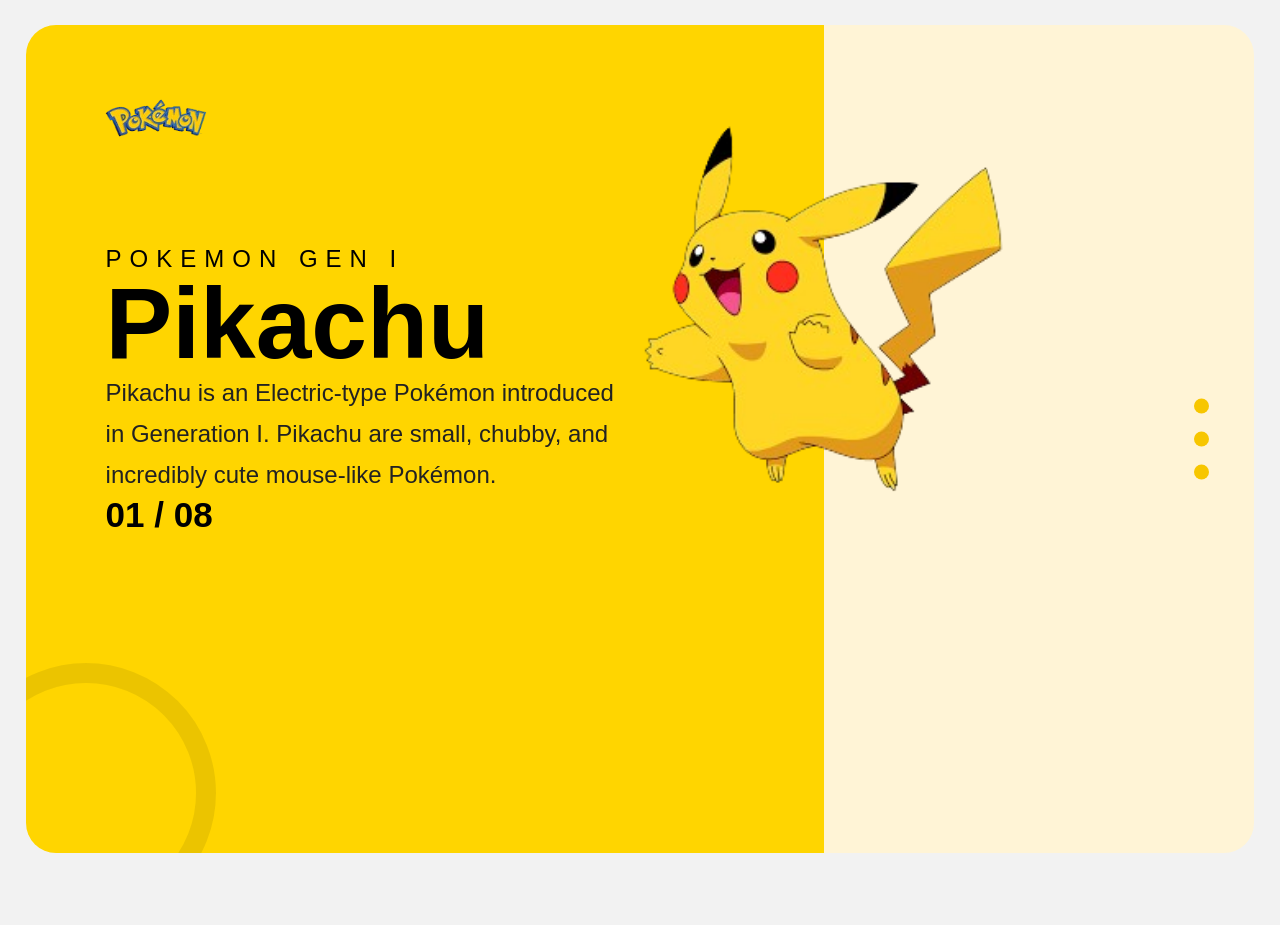
<file: AssignmentOne/index.html>
<!DOCTYPE html>
<html lang="en">
<head>
    <meta charset="UTF-8">
    <meta name="viewport" content="width=device-width, initial-scale=1.0">
    <title>Document</title>
    <link rel="stylesheet" href="style.css">
</head>
<body>
    <div class="container">

    <div class="logo">
        <img src="./public/logo.png" alt="">
    </div>

    <div class="menu">
        <svg>...</svg>
    </div>

    <div class="content">
        <h4>POKEMON GEN I</h4>

        <h1>Pikachu</h1>

        <p>
            Pikachu is an Electric-type Pokémon introduced in Generation I.
            Pikachu are small, chubby, and incredibly cute mouse-like Pokémon.
        </p>

        <h3>01 / 08</h3>
    </div>

    <img class="pikachu" src="./public/pikachu.png" alt="">

    <div class="slider-dots">
        <span></span>
        <span></span>
        <span></span>
    </div>

    <div class="pokeball"></div>

</div>
</body>
</html>
</file>
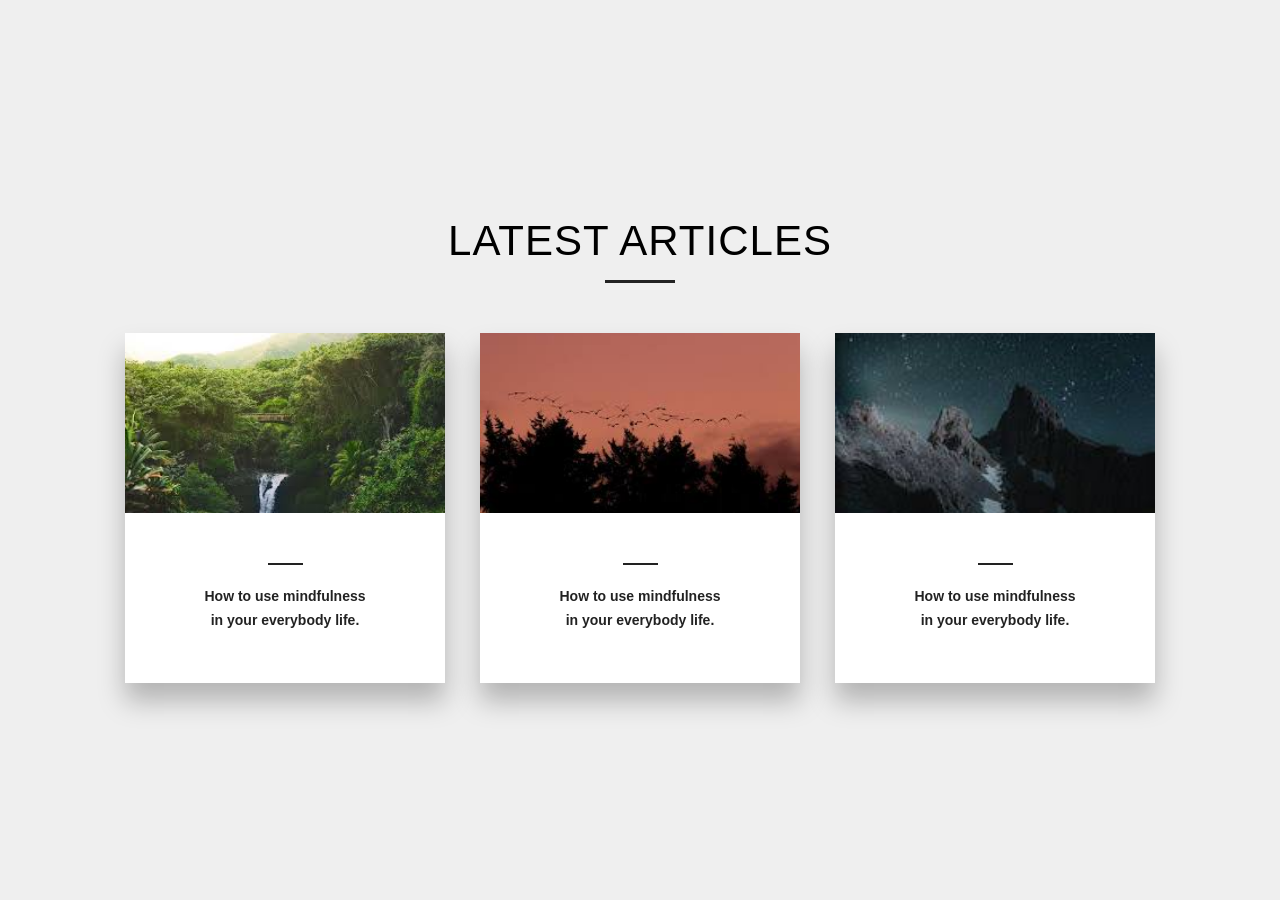
<file: Assingmentfive/index.html>
<!DOCTYPE html>
<html lang="en">
<head>
  <meta charset="UTF-8">
  <meta name="viewport" content="width=device-width, initial-scale=1.0">
  <title>Latest Articles</title>
  <link rel="stylesheet" href="style.css">
</head>
<body>

  <section class="articles">
    <h1>LATEST ARTICLES</h1>
    <div class="line"></div>

    <div class="card-container">

      <div class="card">
        <div class="image">
          <img src="./images/image1.png" alt="">
        </div>
        <div class="content">
          <div class="small-line"></div>
          <p>How to use mindfulness<br>in your everybody life.</p>
        </div>
      </div>

      <div class="card">
        <div class="image">
          <img src="./images/image2.png" alt="">
        </div>
        <div class="content">
          <div class="small-line"></div>
          <p>How to use mindfulness<br>in your everybody life.</p>
        </div>
      </div>

      <div class="card">
        <div class="image">
          <img src="./images/image3.png" alt="">
        </div>
        <div class="content">
          <div class="small-line"></div>
          <p>How to use mindfulness<br>in your everybody life.</p>
        </div>
      </div>

    </div>
  </section>

</body>
</html>
</file>
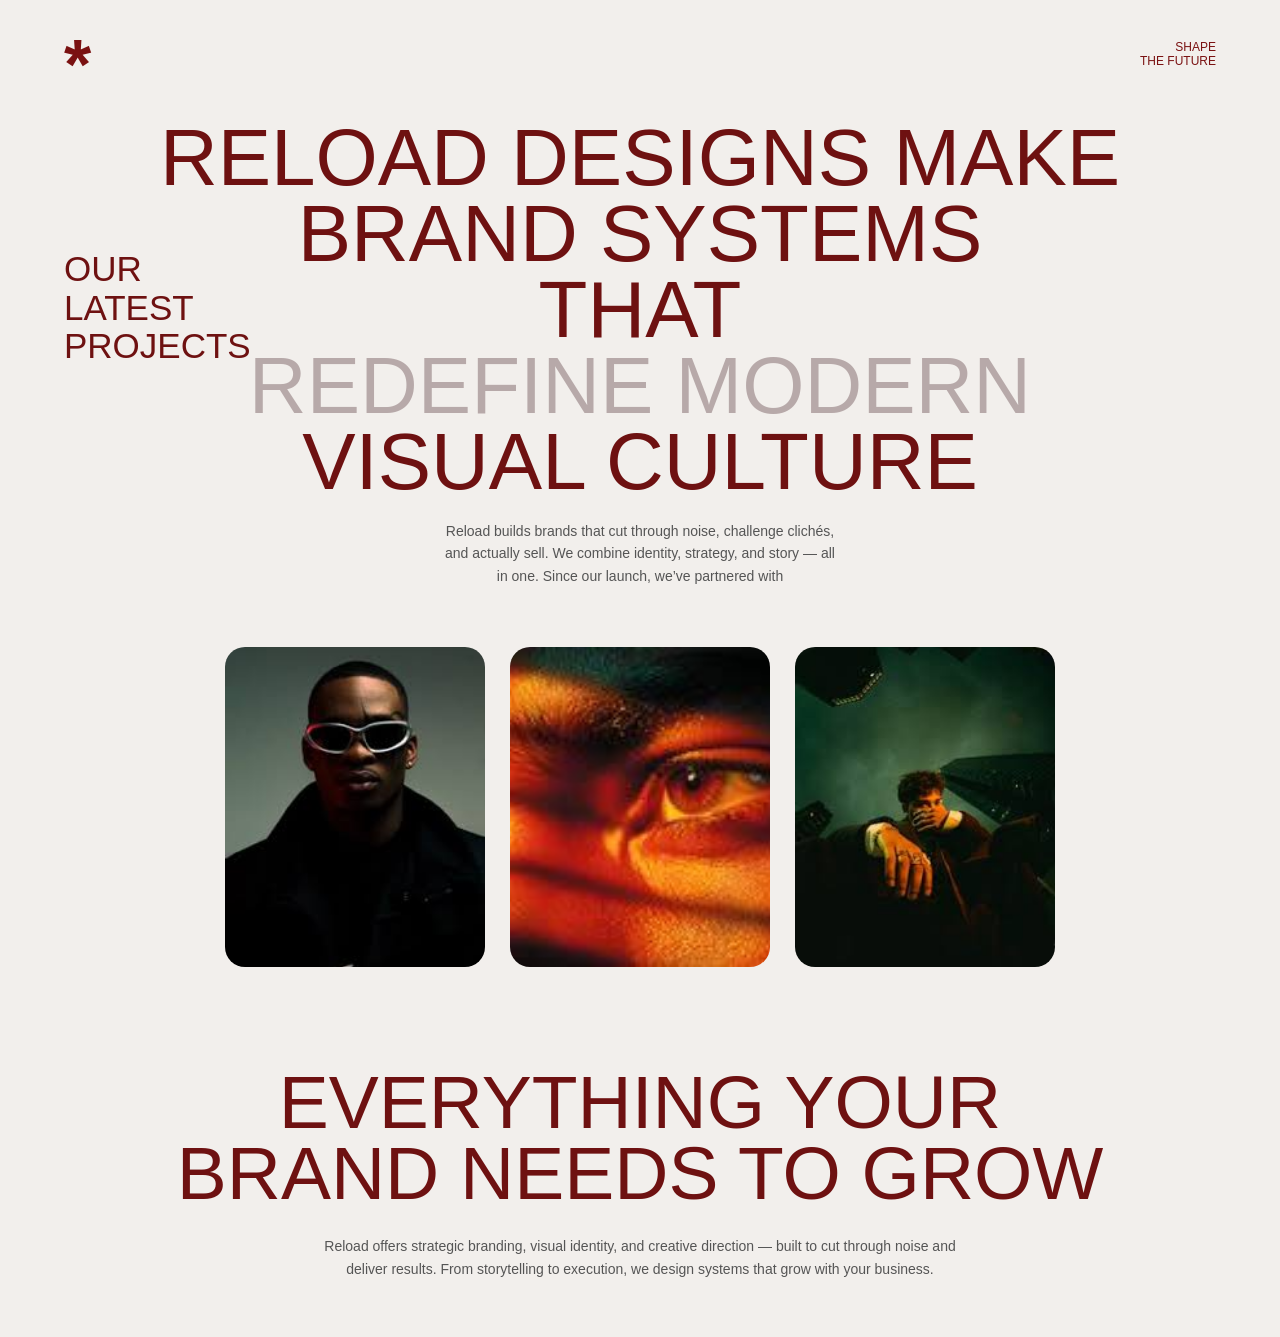
<file: AssignmetTwo/design1/index.html>
﻿<!DOCTYPE html>
<html lang="en">
<head>
  <meta charset="UTF-8" />
  <meta name="viewport" content="width=device-width, initial-scale=1.0" />
  <title>Reload Studio</title>
  <link rel="stylesheet" href="style.css" />
</head>
<body>
  <div class="page-shell">
    <header class="page-header">
      <div class="brand-mark">*</div>
      <div class="brand-note">SHAPE<br/>THE FUTURE</div>
    </header>

    <main class="hero-section">
      <div class="hero-copy">
        <h1>RELOAD DESIGNS MAKE<br/>BRAND SYSTEMS</h1>
        <h2>THAT<br/><span>REDEFINE MODERN</span><br/>VISUAL CULTURE</h2>

        <p>Reload builds brands that cut through noise, challenge clichés, and actually sell. We combine identity, strategy, and story — all in one. Since our launch, we’ve partnered with</p>
      </div>

      <div class="media-grid">
        <div class="media-card media-card-1">
          <img src="./images/guy1.png" alt="">
        </div>
        <div class="media-card media-card-2">
          <img src="./images/guy2.png" alt="">
        </div>
        <div class="media-card media-card-3">
          <img src="./images/guy3.png" alt="">
        </div>
      </div>
    </main>

    <aside class="latest-projects">
      <a href="#">OUR<br/>LATEST<br/>PROJECTS</a>
    </aside>

    <section class="footer-cta">
      <h3>EVERYTHING YOUR<br/>BRAND NEEDS TO GROW</h3>
      <p>Reload offers strategic branding, visual identity, and creative direction — built to cut through noise and deliver results. From storytelling to execution, we design systems that grow with your business.</p>
    </section>
  </div>
</body>
</html>
</file>
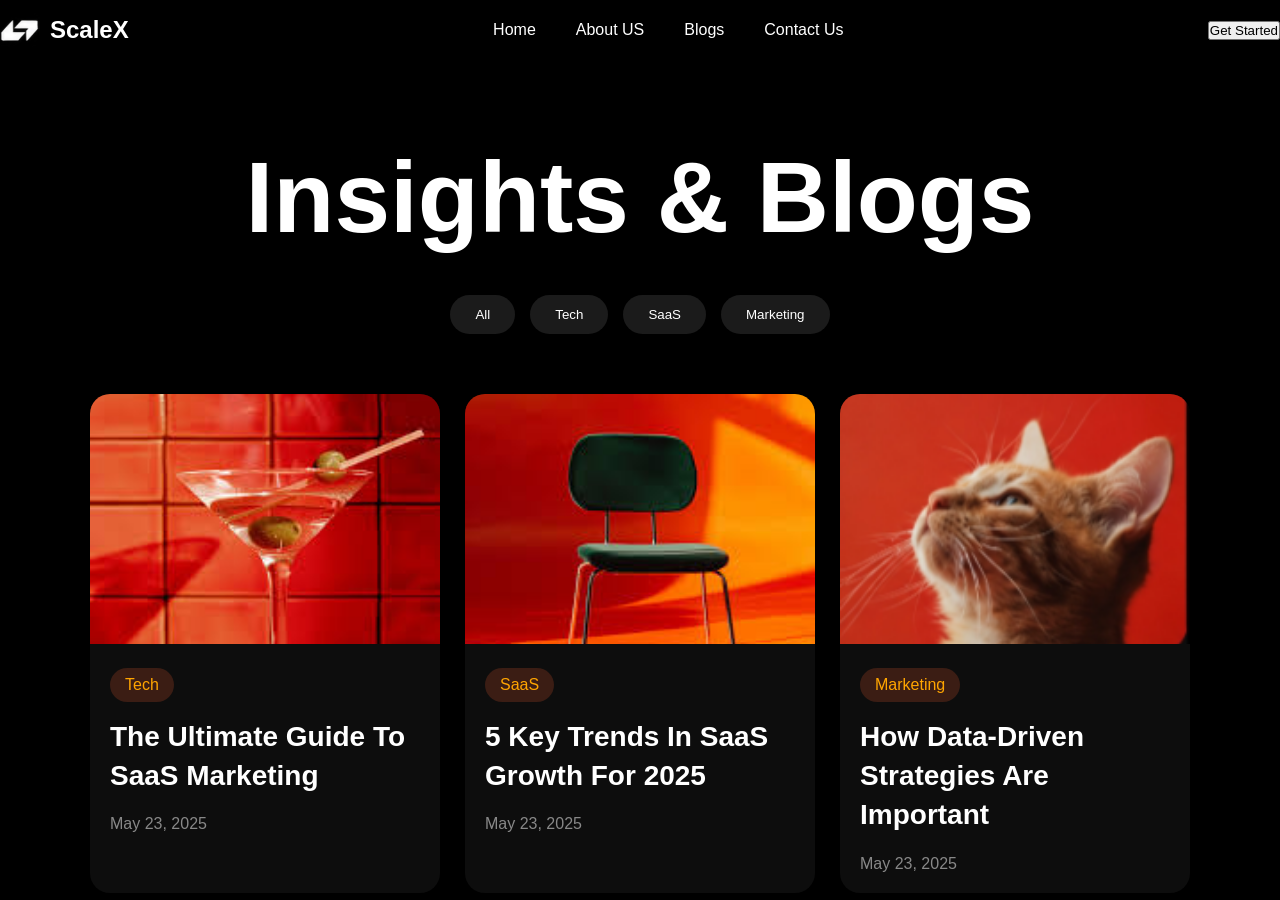
<file: AssignmetTwo/design2/index.html>
<!DOCTYPE html>
<html lang="en">
<head>
    <meta charset="UTF-8">
    <meta name="viewport" content="width=device-width, initial-scale=1.0">
    <title>Document</title>
    <link rel="stylesheet" href="style.css">
</head>
<body>
    <div class="nav">
        <div class="logo">
            <img src="./images/logo.png" alt="">
             <p> ScaleX</p>
        </div>
            
        <div class="nav-links">
            <a href="">Home</a>
            <a href="">About US</a>
            <a href="">Blogs</a>
            <a href="">Contact Us</a>
        </div>
        <button>Get Started</button>
    </div>
    <div class="heading">
        
        <h1>Insights & Blogs</h1>

        <div class="filters">
            <button>All</button>
            <button>Tech</button>
            <button>SaaS</button>
            <button>Marketing</button>
        </div>

        

    </div>

    <div class="cards">

            <div class="card">

                <img src="./images/glass1.png" alt="">

                <div class="card-content">

                    <span class="tag">Tech</span>

                    <h2>
                        The Ultimate Guide To
                        SaaS Marketing
                    </h2>

                    <p>May 23, 2025</p>

                </div>

            </div>

            <div class="card">

                <img src="./images/chair.png" alt="">

                <div class="card-content">

                    <span class="tag">SaaS</span>

                    <h2>
                        5 Key Trends In SaaS
                        Growth For 2025
                    </h2>

                    <p>May 23, 2025</p>

                </div>

            </div>

            <div class="card">

                <img src="./images/cat.png" alt="">

                <div class="card-content">

                    <span class="tag">Marketing</span>

                    <h2>
                        How Data-Driven
                        Strategies Are Important
                    </h2>

                    <p>May 23, 2025</p>

                </div>

            </div>

        </div>

    </div>

</body>
</file>
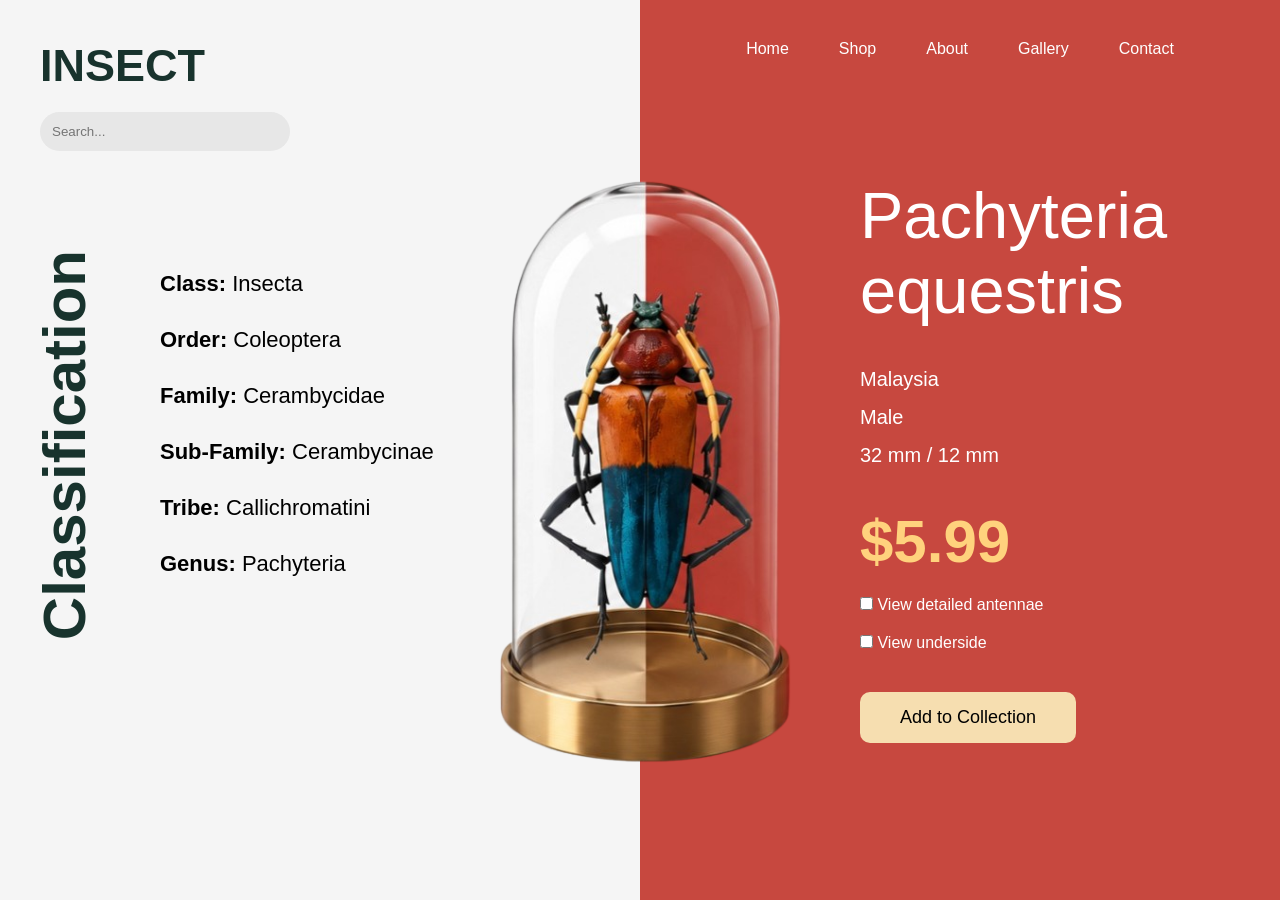
<file: AssignmetTwo/design3/index.html>
<!DOCTYPE html>
<html lang="en">
<head>
    <meta charset="UTF-8">
    <meta name="viewport" content="width=device-width, initial-scale=1.0">
    <title>Document</title>
    <link rel="stylesheet" href="style.css">
</head>
<body>
   <div class="container">
        <div class="left">

            <h1>INSECT</h1>

            <div class="search">
                <input type="text" placeholder="Search...">
            </div>

            <div class="classification">
                <h2>Classification</h2>

                <div class="info">
                    <p><span>Class:</span> Insecta</p>
                    <p><span>Order:</span> Coleoptera</p>
                    <p><span>Family:</span> Cerambycidae</p>
                    <p><span>Sub-Family:</span> Cerambycinae</p>
                    <p><span>Tribe:</span> Callichromatini</p>
                    <p><span>Genus:</span> Pachyteria</p>
                </div>
            </div>

        </div>

        <div class="right">

            <nav>
                <a href="#">Home</a>
                <a href="#">Shop</a>
                <a href="#">About</a>
                <a href="#">Gallery</a>
                <a href="#">Contact</a>
            </nav>

            <div class="details">

                <h1>Pachyteria<br>equestris</h1>

                <div class="specs">
                    <p>Malaysia</p>
                    <p>Male</p>
                    <p>32 mm / 12 mm</p>
                </div>

                <h2>$5.99</h2>

                <div class="toggle">
                    <label>
                        <input type="checkbox">
                        View detailed antennae
                    </label>
                </div>

                <div class="toggle">
                    <label>
                        <input type="checkbox">
                        View underside
                    </label>
                </div>

                <button>Add to Collection</button>

            </div>

        </div>

        <div class="insect-image">
            <img src="./images/image.png" alt="Insect">
        </div>

    </div>

</body>
</html>
</file>
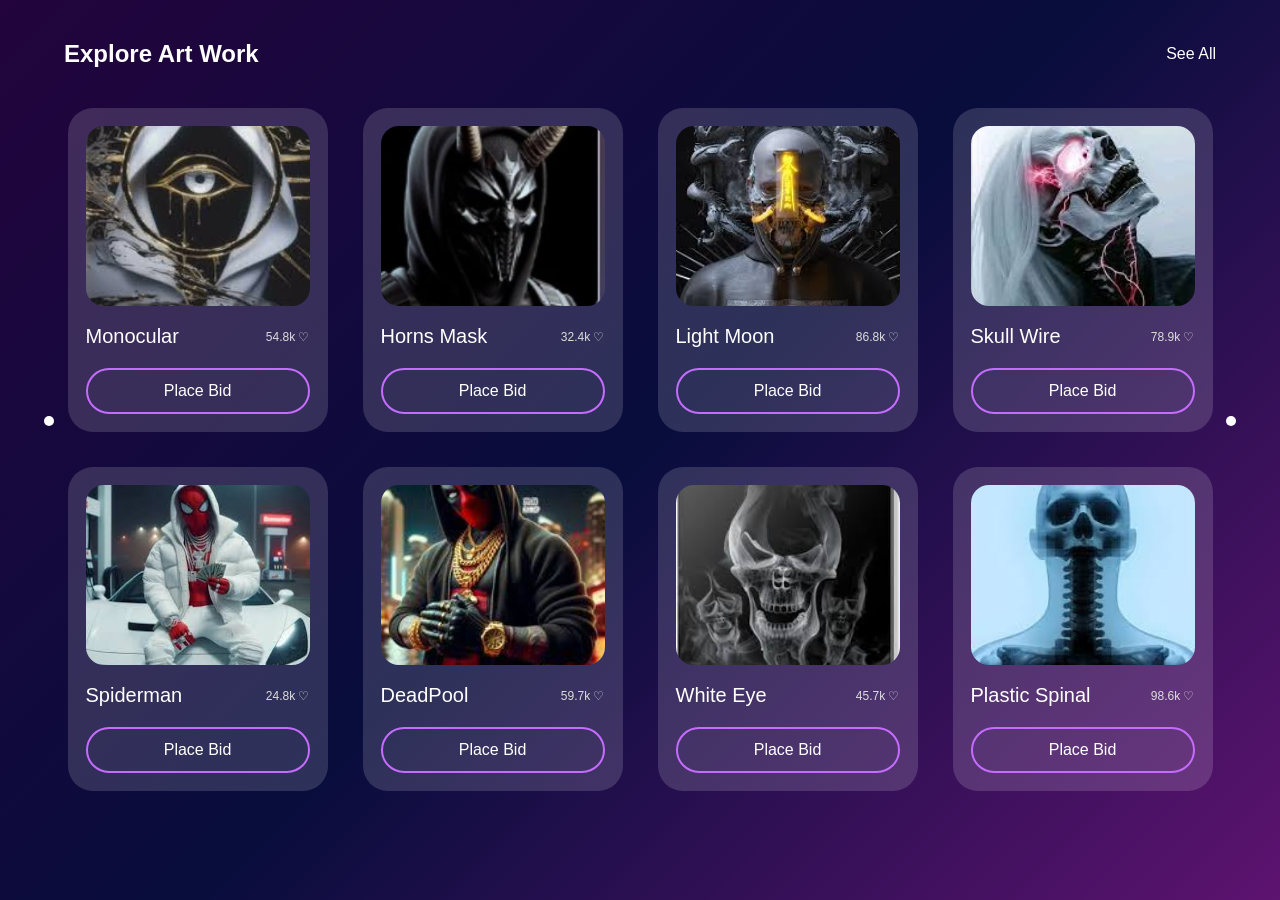
<file: AssingmentThree/design1/index.html>
<!DOCTYPE html>
<html lang="en">
<head>
    <meta charset="UTF-8">
    <meta name="viewport" content="width=device-width, initial-scale=1.0">
    <title>Document</title>
    <link rel="stylesheet" href="style.css">
</head>
<body>

    <div class="container">

        <div class="top">
            <h2>Explore Art Work</h2>
            <a href="#">See All</a>
        </div>

        <div class="cards">

            <div class="card">
                <img src="./images/image1.png" alt="">
                <div class="info">
                    <div class="title">
                        <h3>Monocular</h3>
                        <span>54.8k ♡</span>
                    </div>

                    <button>Place Bid</button>
                </div>
            </div>

            <div class="card">
                <img src="./images/image2.png" alt="">
                <div class="info">
                    <div class="title">
                        <h3>Horns Mask</h3>
                        <span>32.4k ♡</span>
                    </div>

                    <button>Place Bid</button>
                </div>
            </div>

            <div class="card">
                <img src="./images/image3.png" alt="">
                <div class="info">
                    <div class="title">
                        <h3>Light Moon</h3>
                        <span>86.8k ♡</span>
                    </div>

                    <button>Place Bid</button>
                </div>
            </div>

            <div class="card">
                <img src="./images/image4.png" alt="">
                <div class="info">
                    <div class="title">
                        <h3>Skull Wire</h3>
                        <span>78.9k ♡</span>
                    </div>

                    <button>Place Bid</button>
                </div>
            </div>

            <div class="card">
                <img src="./images/image5.png" alt="">
                <div class="info">
                    <div class="title">
                        <h3>Spiderman</h3>
                        <span>24.8k ♡</span>
                    </div>

                    <button>Place Bid</button>
                </div>
            </div>

            <div class="card">
                <img src="./images/image6.png" alt="">
                <div class="info">
                    <div class="title">
                        <h3>DeadPool</h3>
                        <span>59.7k ♡</span>
                    </div>

                    <button>Place Bid</button>
                </div>
            </div>

            <div class="card">
                <img src="./images/image7.png" alt="">
                <div class="info">
                    <div class="title">
                        <h3>White Eye</h3>
                        <span>45.7k ♡</span>
                    </div>

                    <button>Place Bid</button>
                </div>
            </div>

            <div class="card">
                <img src="./images/image8.png" alt="">
                <div class="info">
                    <div class="title">
                        <h3>Plastic Spinal</h3>
                        <span>98.6k ♡</span>
                    </div>

                    <button>Place Bid</button>
                </div>
            </div>

        </div>

    </div>

</body>
</html>
</file>
<file: AssignmentOne/style.css>
*{
    margin: 0;
    padding: 0;
    box-sizing: border-box;
    font-family: Arial, Helvetica, sans-serif;
}

html,
body{
    width: 100%;
    height: 100%;
}

body{
    background-color: #f2f2f2;
}

.container{
    width: 96%;
    height: 92vh;
    margin: 25px auto;
    border-radius: 30px;
    overflow: hidden;
    position: relative;

    background: linear-gradient(
        to right,
        #ffd500 65%,
        #fff4d6 35%
    );
}


.logo{
    position: absolute;
    top: 40px;
    left: 40px;
}

.logo img{
    width: 180px;
}


.menu{
    position: absolute;
    top: 40px;
    right: 40px;
}

.menu svg{
    width: 40px;
    height: 40px;
    cursor: pointer;
}


.content{
    position: absolute;
    left: 80px;
    top: 220px;
    width: 520px;
    margin-bottom: 10px;
    
}

.content h4{
    font-size: 24px;
    letter-spacing: 8px;
    font-weight: 500;
}

.content h1{
    font-size: 100px;
    line-height: 1;
    font-weight: 900;
}

.content p{
    font-size: 24px;
    line-height: 1.7;
    color: #222;
}

.content h3{
    font-size: 35px;
    font-weight: 700;
}


.pikachu{
    position: absolute;
    width: 30%;
    right: 20%;
    top: 100px;
}


.slider-dots{
    position: absolute;
    right: 45px;
    top: 50%;
    transform: translateY(-50%);
}

.slider-dots span{
    display: block;
    width: 15px;
    height: 15px;
    border-radius: 50%;
    margin: 18px 0;
    background-color: #f7c600;
}

.pokeball{
    position: absolute;
    width: 260px;
    height: 260px;
    border: 20px solid rgba(0,0,0,0.08);
    border-radius: 50%;

    left: -70px;
    bottom: -70px;
}
</file>
<file: Assingmentfive/style.css>
*{
    margin:0;
    padding:0;
    box-sizing:border-box;
    font-family:Arial, Helvetica, sans-serif;
}

html,body{
    background:#efefef;
    height:100%;
    width: 100%;
    display:flex;
    justify-content:center;
    align-items:center;
}

.articles{
    text-align:center;
}

.articles h1{
    font-size:42px;
    font-weight:500;
    letter-spacing:1px;
}

.line{
    width:70px;
    height:3px;
    background:#222;
    margin:15px auto 50px;
}

.card-container{
    display:flex;
    gap:35px;
    justify-content:center;
    flex-wrap:wrap;
}

.card{
    width:320px;
    background:#fff;
    overflow:hidden;
    box-shadow:0 18px 25px rgba(0,0,0,0.25);
    transition:all 0.4s ease;
    cursor:pointer;
}

.card:hover{
    transform:translateY(-10px);
    box-shadow:0 25px 35px rgba(0,0,0,0.3);
}

.image{
    height:180px;
    overflow:hidden;
}

.image img{
    width:100%;
    height:100%;
    object-fit:cover;
    transition:transform .5s ease;
}

.card:hover img{
    transform:scale(1.1);
}

.content{
    height:170px;
    display:flex;
    flex-direction:column;
    justify-content:center;
    align-items:center;
    gap:20px;
}

.small-line{
    width:35px;
    height:2px;
    background:#222;
}

.content p{
    font-size:14px;
    line-height:1.7;
    color:#222;
    font-weight:600;
}

@media(max-width:1024px){
    .card-container{
        gap:20px;
    }

    .card{
        width:290px;
    }
}

@media(max-width:768px){
    .articles h1{
        font-size:32px;
    }

    .card-container{
        flex-direction:column;
        align-items:center;
    }
}
</file>
<file: AssignmetTwo/design1/style.css>
﻿*{
    margin: 0;
    padding: 0;
    box-sizing: border-box;
    font-family: Arial, Helvetica, sans-serif;
}

html,
body{
    width: 100%;
    min-height: 100%;
    background-color: #f2efec;
}

.page-shell{
    width: 90%;
    margin: auto;
    padding: 30px 0;
    position: relative;
}

.page-header{
    display: flex;
    justify-content: space-between;
    align-items: flex-start;
    position: relative;
}

.brand-mark{
    font-size: 70px;
    font-weight: bold;
    color: #7a1111;
    line-height: 1;
}

.brand-note{
    position: absolute;
    right: 0;
    top: 10px;
    font-size: 12px;
    color: #7a1111;
    text-align: right;
}

.hero-section{
    display: flex;
    flex-direction: column;
    align-items: center;
    margin-top: 20px;
    position: relative;
}

.hero-copy{
    text-align: center;
}

.hero-copy h1{
    font-size: 80px;
    color: #6e1111;
    line-height: 0.95;
    font-weight: 500;
}

.hero-copy h2{
    font-size: 80px;
    color: #6e1111;
    line-height: 0.95;
    font-weight: 500;
}

.hero-copy h2 span{
    color: #b7a9a9;
}

.hero-copy p{
    width: 400px;
    margin: 20px auto 40px;
    font-size: 14px;
    line-height: 1.6;
    color: #555;
}

.latest-projects{
    position: absolute;
    left: 0;
    top: 250px;
}

.latest-projects a{
    text-decoration: none;
    color: #6e1111;
    font-size: 35px;
    line-height: 1.1;
}

.media-grid{
    display: flex;
    justify-content: center;
    gap: 25px;
    margin-top: 20px;
    flex-wrap: wrap;
}

.media-card{
    width: 260px;
    height: 320px;
    border-radius: 20px;
    overflow: hidden;
    position: relative;
}

.media-card img{
    width: 100%;
    height: 100%;
    object-fit: cover;
}

.footer-cta{
    text-align: center;
    margin-top: 100px;
}

.footer-cta h3{
    font-size: 75px;
    line-height: 0.95;
    color: #6e1111;
    font-weight: 500;
}

.footer-cta p{
    width: 650px;
    margin: 25px auto;
    font-size: 14px;
    line-height: 1.7;
    color: #555;
}
</file>
<file: AssignmetTwo/design2/style.css>
*{
    margin:0;
    padding:0;
    box-sizing:border-box;
    font-family:Arial, sans-serif;
}

body{
    background:#000;
    color:white;
}

.container{
    width:90%;
    max-width:1400px;
    margin:auto;
    padding:30px 0;
}


.nav{
    display:flex;
    justify-content:space-between;
    align-items:center;
    padding:10px 0;
}

.logo{
    display:flex;
    align-items:center;
    gap:10px;
}

.logo img{
    width:40px;
    height:40px;
    object-fit:contain;
}

.logo p{
    font-size:24px;
    font-weight:600;
}

.nav-links{
    display:flex;
    gap:40px;
}

.nav-links a{
    color:white;
    text-decoration:none;
    transition:0.3s;
}

.nav-links a:hover{
    color:orangered;
}

.start-btn{
    padding:12px 24px;
    border:none;
    border-radius:12px;
    background:#1b1b1b;
    color:white;
    cursor:pointer;
    transition:0.3s;
}

.start-btn:hover{
    background:orangered;
}


.heading{
    text-align:center;
    margin-top:80px;
}

.heading h1{
    font-size:clamp(48px, 8vw, 100px);
    margin-bottom:40px;
}

.filters{
    display:flex;
    justify-content:center;
    gap:15px;
    flex-wrap:wrap;
}

.filters button{
    padding:12px 25px;
    border:none;
    border-radius:30px;
    background:#1b1b1b;
    color:white;
    cursor:pointer;
}

.filters .active{
    background:orangered;
}


.cards{
    display:flex;
    justify-content:center;
    gap:25px;
    margin-top:60px;
    flex-wrap:wrap;
}

.card{
    width:350px;
    background:#0d0d0d;
    border-radius:20px;
    overflow:hidden;
    transition:0.3s;
}

.card:hover{
    transform:translateY(-8px);
}

.card img{
    width:100%;
    height:250px;
    object-fit:cover;
}

.card-content{
    padding:20px;
}

.tag{
    display:inline-block;
    background:#3b1d14;
    color:orange;
    padding:8px 15px;
    border-radius:20px;
    margin-bottom:15px;
}

.card-content h2{
    font-size:28px;
    line-height:1.4;
    margin-bottom:20px;
}

.card-content p{
    color:#888;
}
</file>
<file: AssignmetTwo/design3/style.css>
*{
    margin:0;
    padding:0;
    box-sizing:border-box;
    font-family:Arial, Helvetica, sans-serif;
}

html,
body{
    width:100%;
    height:100%;
}

.container{
    width:100%;
    height:100vh;
    display:flex;
    position:relative;
}

.left{
    width:50%;
    background:#f5f5f5;
    padding:40px;
}

.left h1{
    font-size:45px;
    color:#18332d;
}

.search{
    margin-top:20px;
}

.search input{
    width:250px;
    padding:12px;
    border:none;
    border-radius:25px;
    background:#e7e7e7;
}

.classification{
    margin-top:120px;
}

.classification h2{
    font-size:60px;
    writing-mode:vertical-rl;
    transform:rotate(180deg);
    position:absolute;
    left:30px;
    top:250px;
    color:#18332d;
}

.info{
    margin-left:120px;
}

.info p{
    margin-bottom:30px;
    font-size:22px;
}

.info span{
    font-weight:bold;
}


.right{
    width:50%;
    background:#c7483f;
    color:white;
    padding:40px;
}

nav{
    display:flex;
    justify-content:center;
    gap:50px;
}

nav a{
    text-decoration:none;
    color:white;
}

.details{
    margin-top:120px;
    margin-left:180px;
}

.details h1{
    font-size:65px;
    font-weight:400;
    margin-bottom:40px;
}

.specs p{
    margin-bottom:15px;
    font-size:20px;
}

.details h2{
    font-size:60px;
    margin-top:40px;
    color:#ffd27d;
}

.toggle{
    margin-top:20px;
}

button{
    margin-top:40px;
    padding:15px 40px;
    border:none;
    border-radius:10px;
    background:#f6deb0;
    font-size:18px;
    cursor:pointer;
}


.insect-image{
    position:absolute;
    left:50%;
    top:50%;
    transform:translate(-50%,-50%);
}

.insect-image img{
    width:350px;
}
</file>
<file: AssingmentThree/design1/style.css>
*{
    margin:0;
    padding:0;
    box-sizing:border-box;
    font-family:Arial, Helvetica, sans-serif;
}

body{
    min-height:100vh;
    background:linear-gradient(
        135deg,
        #23043d,
        #080d3c,
        #5d1370
    );
    color:white;
}

.container{
    width:90%;
    margin:auto;
    padding:40px 0;
    position:relative;
}

/* TOP */

.top{
    display:flex;
    justify-content:space-between;
    align-items:center;
    margin-bottom:40px;
}

.top a{
    color:white;
    text-decoration:none;
}

/* CARDS */

.cards{
    display:flex;
    flex-wrap:wrap;
    justify-content:center;
    gap:35px;
}

/* CARD */

.card{
    width:260px;
    background:rgba(255,255,255,0.15);
    border-radius:25px;
    padding:18px;
    position:relative;
}

.card img{
    width:100%;
    height:180px;
    object-fit:cover;
    border-radius:18px;
}

.info{
    margin-top:15px;
}

.title{
    display:flex;
    justify-content:space-between;
    align-items:center;
    margin-bottom:20px;
}

.title h3{
    font-size:20px;
    font-weight:500;
}

.title span{
    font-size:12px;
    color:#ddd;
}

button{
    width:100%;
    padding:12px;
    border-radius:25px;
    border:2px solid #c56cff;
    background:transparent;
    color:white;
    cursor:pointer;
    font-size:16px;
}

button:hover{
    background:#c56cff;
}

/* Decorative Dots */

.container::before{
    content:"";
    width:10px;
    height:10px;
    background:white;
    border-radius:50%;
    position:absolute;
    left:-20px;
    top:50%;
}

.container::after{
    content:"";
    width:10px;
    height:10px;
    background:white;
    border-radius:50%;
    position:absolute;
    right:-20px;
    top:50%;
}
</file>
